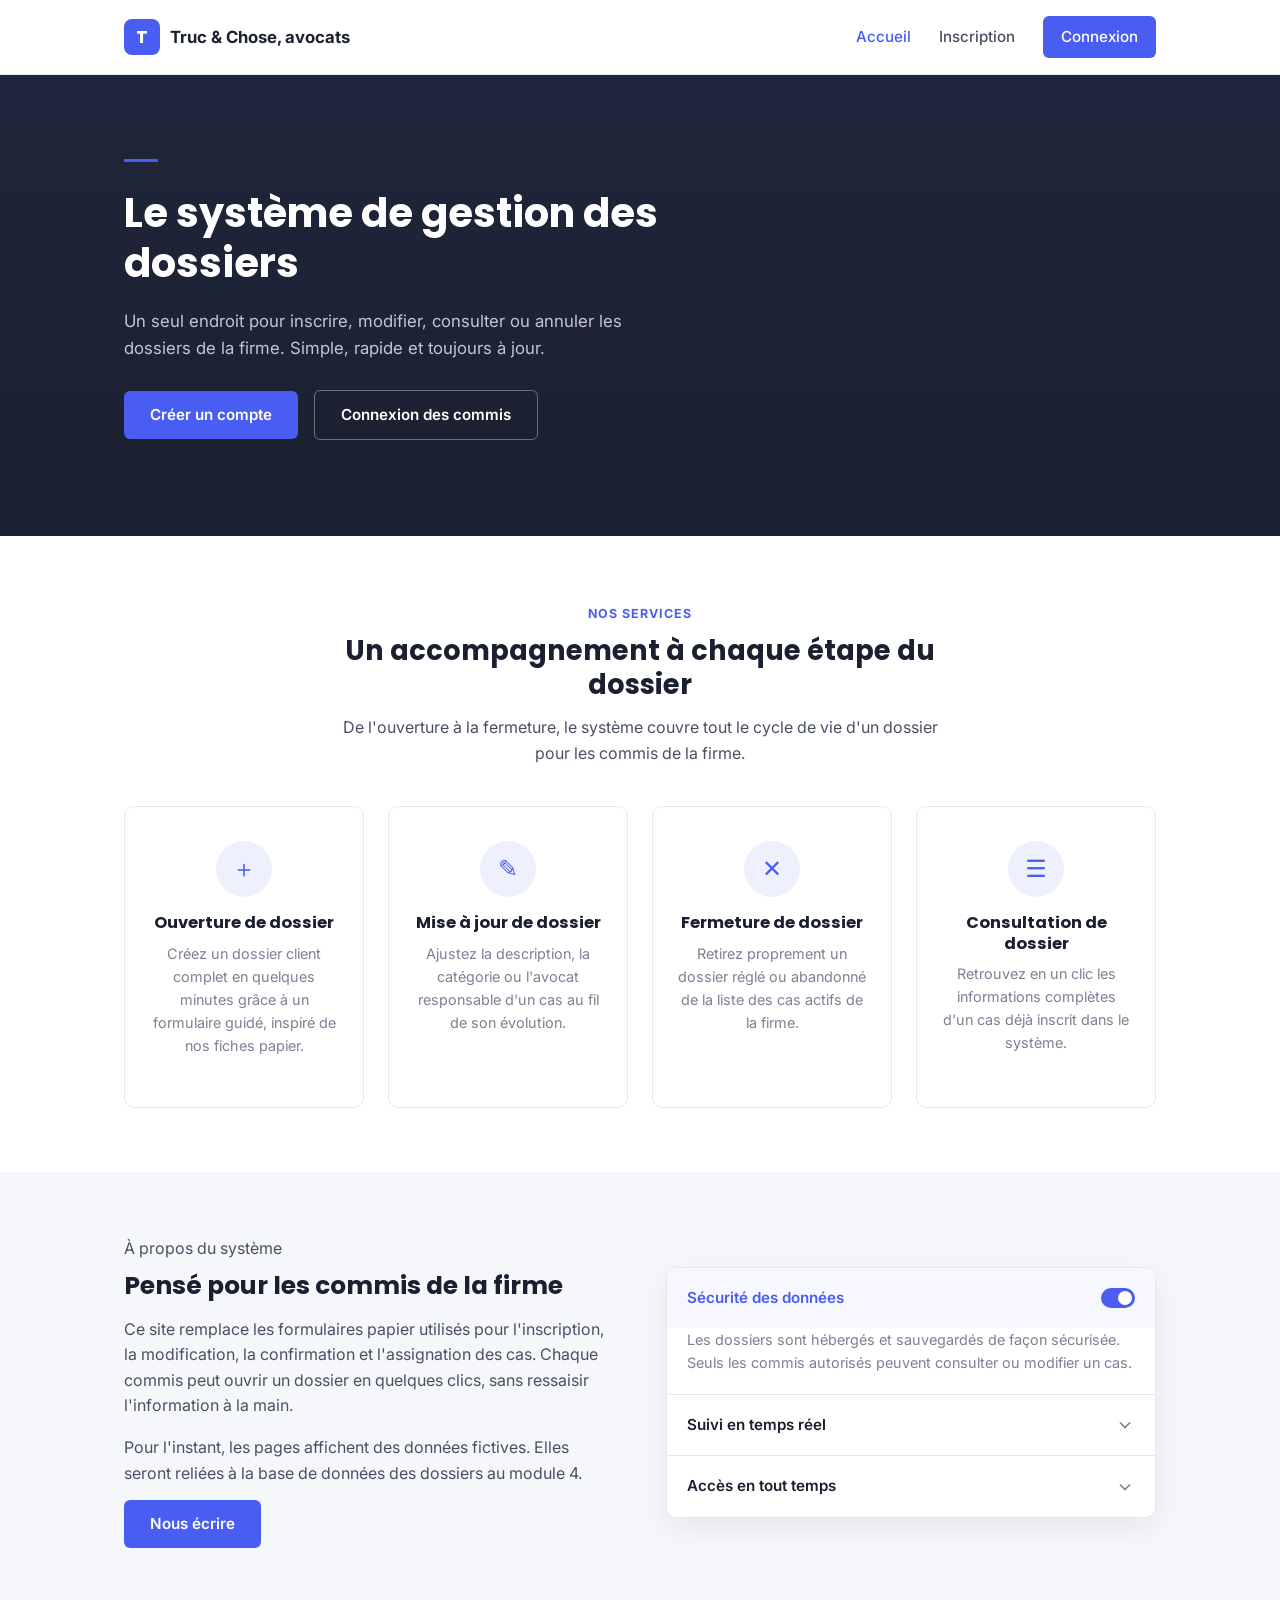
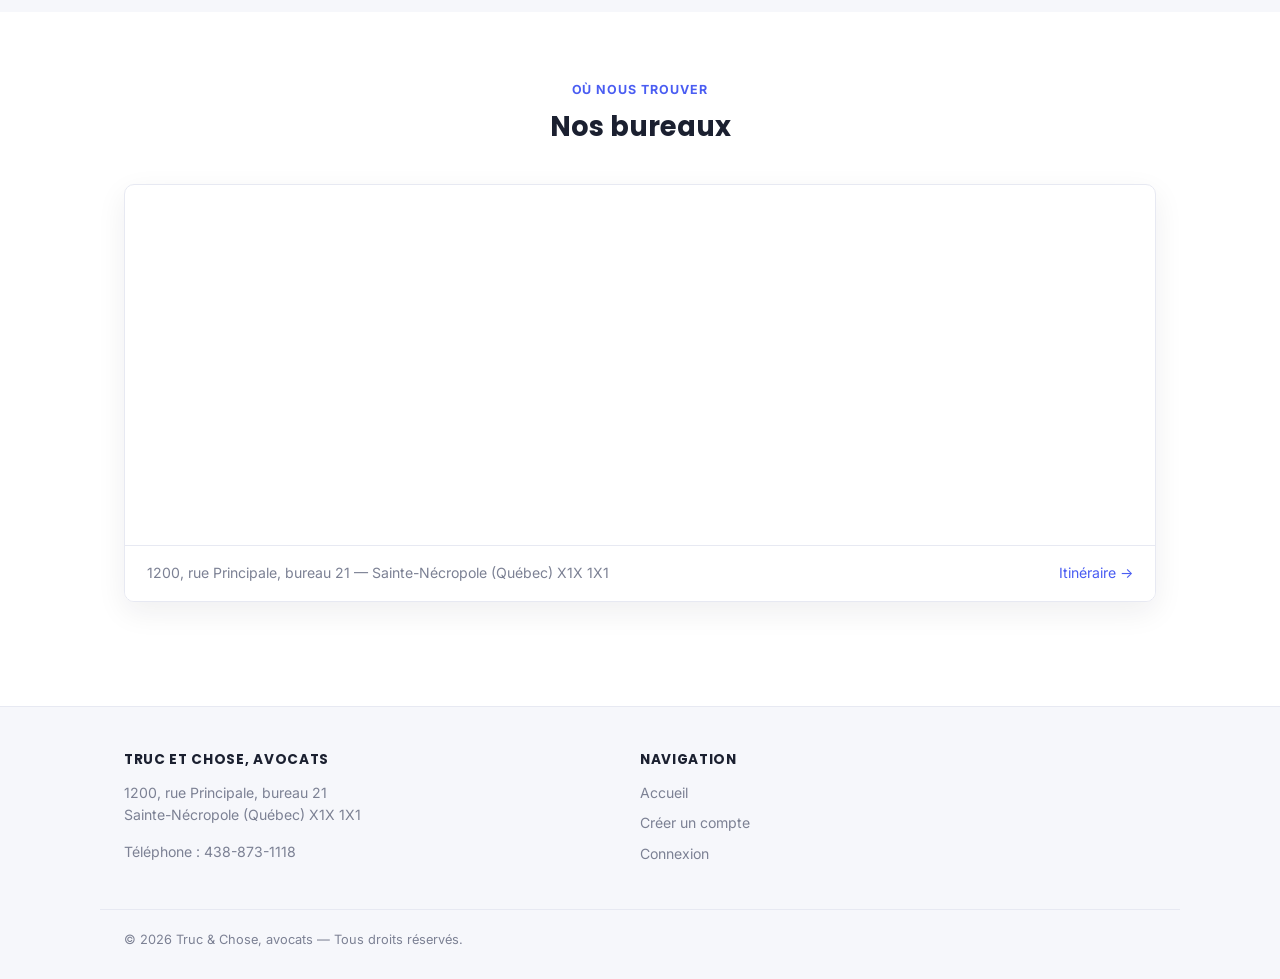
<file: index.html>
<!DOCTYPE html>
<html lang="fr">
<head>
<meta charset="UTF-8">
<meta name="viewport" content="width=device-width, initial-scale=1.0">
<title>Accueil — Truc et Chose, avocats</title>
<link rel="preconnect" href="https://fonts.googleapis.com">
<link href="https://fonts.googleapis.com/css2?family=Inter:wght@400;500;600;700&family=Poppins:wght@600;700&display=swap" rel="stylesheet">
<link rel="stylesheet" href="css/style.css">
</head>
<body>

<header class="site" id="site-header">
  <div class="nav-row">
    <a href="index.html" class="brand"><span class="mark">T</span> Truc &amp; Chose, avocats</a>
    <nav class="primary">
      <a href="index.html" class="current">Accueil</a>
      <a href="inscription-commis.html">Inscription</a>
      <a href="connexion.html" class="btn-nav">Connexion</a>
    </nav>
    <button class="nav-toggle" aria-label="Ouvrir le menu" aria-expanded="false" onclick="var h=document.getElementById('site-header');h.classList.toggle('nav-open');this.setAttribute('aria-expanded', h.classList.contains('nav-open'));">
      <svg viewBox="0 0 24 24" fill="none" aria-hidden="true">
        <line x1="4" y1="7" x2="20" y2="7"></line>
        <line x1="4" y1="12" x2="20" y2="12"></line>
        <line x1="4" y1="17" x2="20" y2="17"></line>
      </svg>
    </button>
  </div>
</header>

<section class="hero">
  <div class="wrap">
    <span class="eyebrow"></span>
    <h1>Le système de gestion des dossiers</h1>
    <p>Un seul endroit pour inscrire, modifier, consulter ou annuler les dossiers de la firme. Simple, rapide et toujours à jour.</p>
    <a href="inscription-commis.html" class="btn">Créer un compte</a>
    <a href="connexion.html" class="btn secondary" style="margin-left:12px;">Connexion des commis</a>
  </div>
</section>

<section>
  <div class="wrap">
    <div class="section-head">
      <span class="eyebrow-text">Nos services</span>
      <h2>Un accompagnement à chaque étape du dossier</h2>
      <p style="margin-top:10px;">De l'ouverture à la fermeture, le système couvre tout le cycle de vie d'un dossier pour les commis de la firme.</p>
    </div>

    <div class="services-grid">

      <div class="service-card">
        <div class="icon">＋</div>
  
        <h3>Ouverture de dossier</h3>
        <p>Créez un dossier client complet en quelques minutes grâce à un formulaire guidé, inspiré de nos fiches papier.</p>
   
      </div>

      <div class="service-card">
        <div class="icon">✎</div>

        <h3>Mise à jour de dossier</h3>
        <p>Ajustez la description, la catégorie ou l'avocat responsable d'un cas au fil de son évolution.</p>

      </div>

      <div class="service-card">
        <div class="icon">✕</div>

        <h3>Fermeture de dossier</h3>
        <p>Retirez proprement un dossier réglé ou abandonné de la liste des cas actifs de la firme.</p>
    
      </div>

      <div class="service-card">
        <div class="icon">☰</div>

        <h3>Consultation de dossier</h3>
        <p>Retrouvez en un clic les informations complètes d'un cas déjà inscrit dans le système.</p>

      </div>

    </div>
  </div>
</section>

<section class="soft">
  <div class="wrap about-grid">
    <div>
      <span class="eyebrow-text">À propos du système</span>
      <h2 style="margin-top:8px;">Pensé pour les commis de la firme</h2>
      <p>Ce site remplace les formulaires papier utilisés pour l'inscription, la modification, la confirmation et l'assignation des cas. Chaque commis peut ouvrir un dossier en quelques clics, sans ressaisir l'information à la main.</p>
      <p>Pour l'instant, les pages affichent des données fictives. Elles seront reliées à la base de données des dossiers au module 4.</p>

      <a href="mailto:info@trucetchose.co" class="btn">Nous écrire</a>
    </div>

    <div class="accordion">
      <details open>
        <summary>
          Sécurité des données
          <span class="toggle-pill" aria-hidden="true"></span>
        </summary>
        <div class="panel">Les dossiers sont hébergés et sauvegardés de façon sécurisée. Seuls les commis autorisés peuvent consulter ou modifier un cas.</div>
      </details>
      <details>
        <summary>
          Suivi en temps réel
          <svg class="chevron" viewBox="0 0 24 24" fill="none" stroke="currentColor" stroke-width="2"><polyline points="6 9 12 15 18 9"></polyline></svg>
        </summary>
        <div class="panel">Chaque étape d'un dossier, de l'ouverture à la fermeture, est consignée pour en assurer le suivi.</div>
      </details>
      <details>
        <summary>
          Accès en tout temps
          <svg class="chevron" viewBox="0 0 24 24" fill="none" stroke="currentColor" stroke-width="2"><polyline points="6 9 12 15 18 9"></polyline></svg>
        </summary>
        <div class="panel">Les commis peuvent consulter et inscrire des cas depuis n'importe quel poste du bureau, à toute heure.</div>
      </details>
    </div>
  </div>
</section>

<section id="localisation">
  <div class="wrap">
    <div class="section-head">
      <span class="eyebrow-text">Où nous trouver</span>
      <h2>Nos bureaux</h2>
    </div>
    <div class="map-shell">
      <iframe src="https://maps.google.com/maps?q=Montr%C3%A9al%2C+Qu%C3%A9bec&z=12&output=embed" loading="lazy" title="Localisation du cabinet Truc et Chose, avocats"></iframe>
      <div class="map-caption">
        <span>1200, rue Principale, bureau 21 — Sainte-Nécropole (Québec) X1X 1X1</span>
        <a href="https://maps.google.com/?q=Montr%C3%A9al,+Qu%C3%A9bec" target="_blank" rel="noopener">Itinéraire →</a>
      </div>
    </div>
  </div>
</section>



<footer class="site">
  <div class="wrap footer-grid">
    <div>
      <h4>Truc et Chose, avocats</h4>
      <p>1200, rue Principale, bureau 21<br>Sainte-Nécropole (Québec) X1X 1X1</p>
      <p>Téléphone :  438-873-1118</p>
    </div>
    <div>
      <h4>Navigation</h4>
      <ul>
        <li><a href="index.html">Accueil</a></li>
        <li><a href="inscription-commis.html">Créer un compte</a></li>
        <li><a href="connexion.html">Connexion</a></li>
      </ul>
    </div>
  </div>
  <div class="footer-bottom wrap">
   © 2026 Truc & Chose, avocats — Tous droits réservés.
  </div>
</footer>

</body>
</html>
</file>
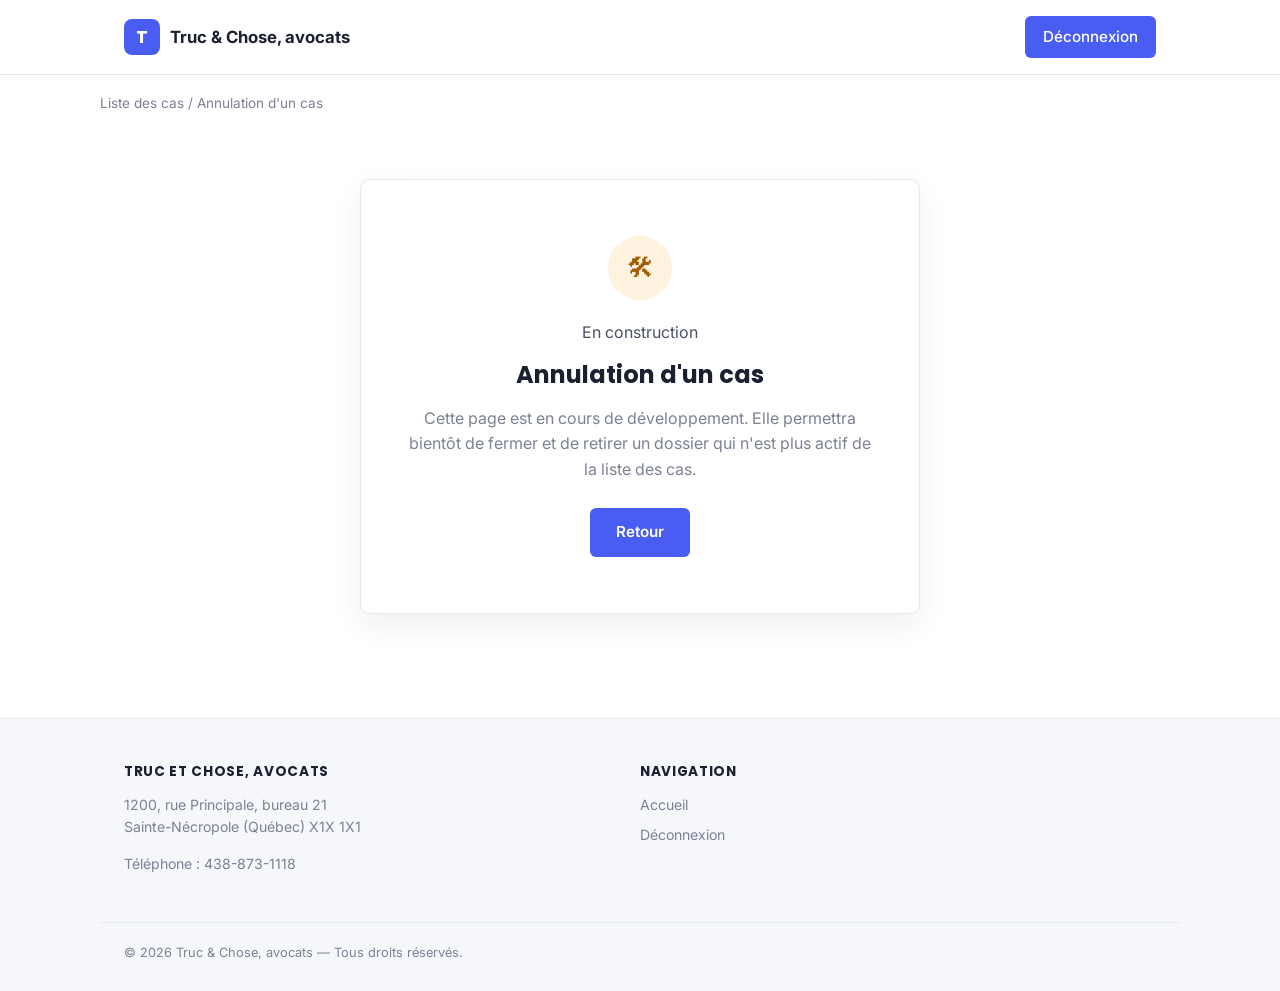
<file: annulation.html>
<!DOCTYPE html>
<html lang="fr">
<head>
<meta charset="UTF-8">
<meta name="viewport" content="width=device-width, initial-scale=1.0">
<title>Annulation d'un cas — Truc et Chose, avocats</title>
<link rel="preconnect" href="https://fonts.googleapis.com">
<link href="https://fonts.googleapis.com/css2?family=Inter:wght@400;500;600;700&family=Poppins:wght@600;700&display=swap" rel="stylesheet">
<link rel="stylesheet" href="css/style.css">
</head>
<body>

<header class="site" id="site-header">
  <div class="nav-row">
    <a href="index.html" class="brand"><span class="mark">T</span> Truc &amp; Chose, avocats</a>
    <nav class="primary">
      <a href="connexion.html" class="btn-nav">Déconnexion</a>
    </nav>
    <button class="nav-toggle" aria-label="Ouvrir le menu" aria-expanded="false" onclick="var h=document.getElementById('site-header');h.classList.toggle('nav-open');this.setAttribute('aria-expanded', h.classList.contains('nav-open'));">
      <svg viewBox="0 0 24 24" fill="none" aria-hidden="true">
        <line x1="4" y1="7" x2="20" y2="7"></line>
        <line x1="4" y1="12" x2="20" y2="12"></line>
        <line x1="4" y1="17" x2="20" y2="17"></line>
      </svg>
    </button>
  </div>
</header>

<div class="wrap breadcrumb"><a href="liste-cas.html">Liste des cas</a> / Annulation d'un cas</div>

<section>
  <div class="wrap">
    <div class="wip-shell">
      <div class="cone">🛠</div>
      <span class="badge wip">En construction</span>
      <h2 style="margin-top:14px;">Annulation d'un cas</h2>
      <p>Cette page est en cours de développement. Elle permettra bientôt de fermer et de retirer un dossier qui n'est plus actif de la liste des cas.</p>
      <a href="liste-cas.html" class="btn" style="margin-top:10px;">Retour </a>
    </div>
  </div>
</section>

<footer class="site">
  <div class="wrap footer-grid">
    <div>
      <h4>Truc et Chose, avocats</h4>
      <p>1200, rue Principale, bureau 21<br>Sainte-Nécropole (Québec) X1X 1X1</p>
      <p>Téléphone : 438-873-1118</p>
    </div>
    <div>
      <h4>Navigation</h4>
      <ul>
        <li><a href="index.html">Accueil</a></li>
        <li><a href="connexion.html">Déconnexion</a></li>
      </ul>
    </div>
  </div>
  <div class="footer-bottom wrap">
   © 2026 Truc & Chose, avocats — Tous droits réservés.
  </div>
</footer>

</body>
</html>
</file>
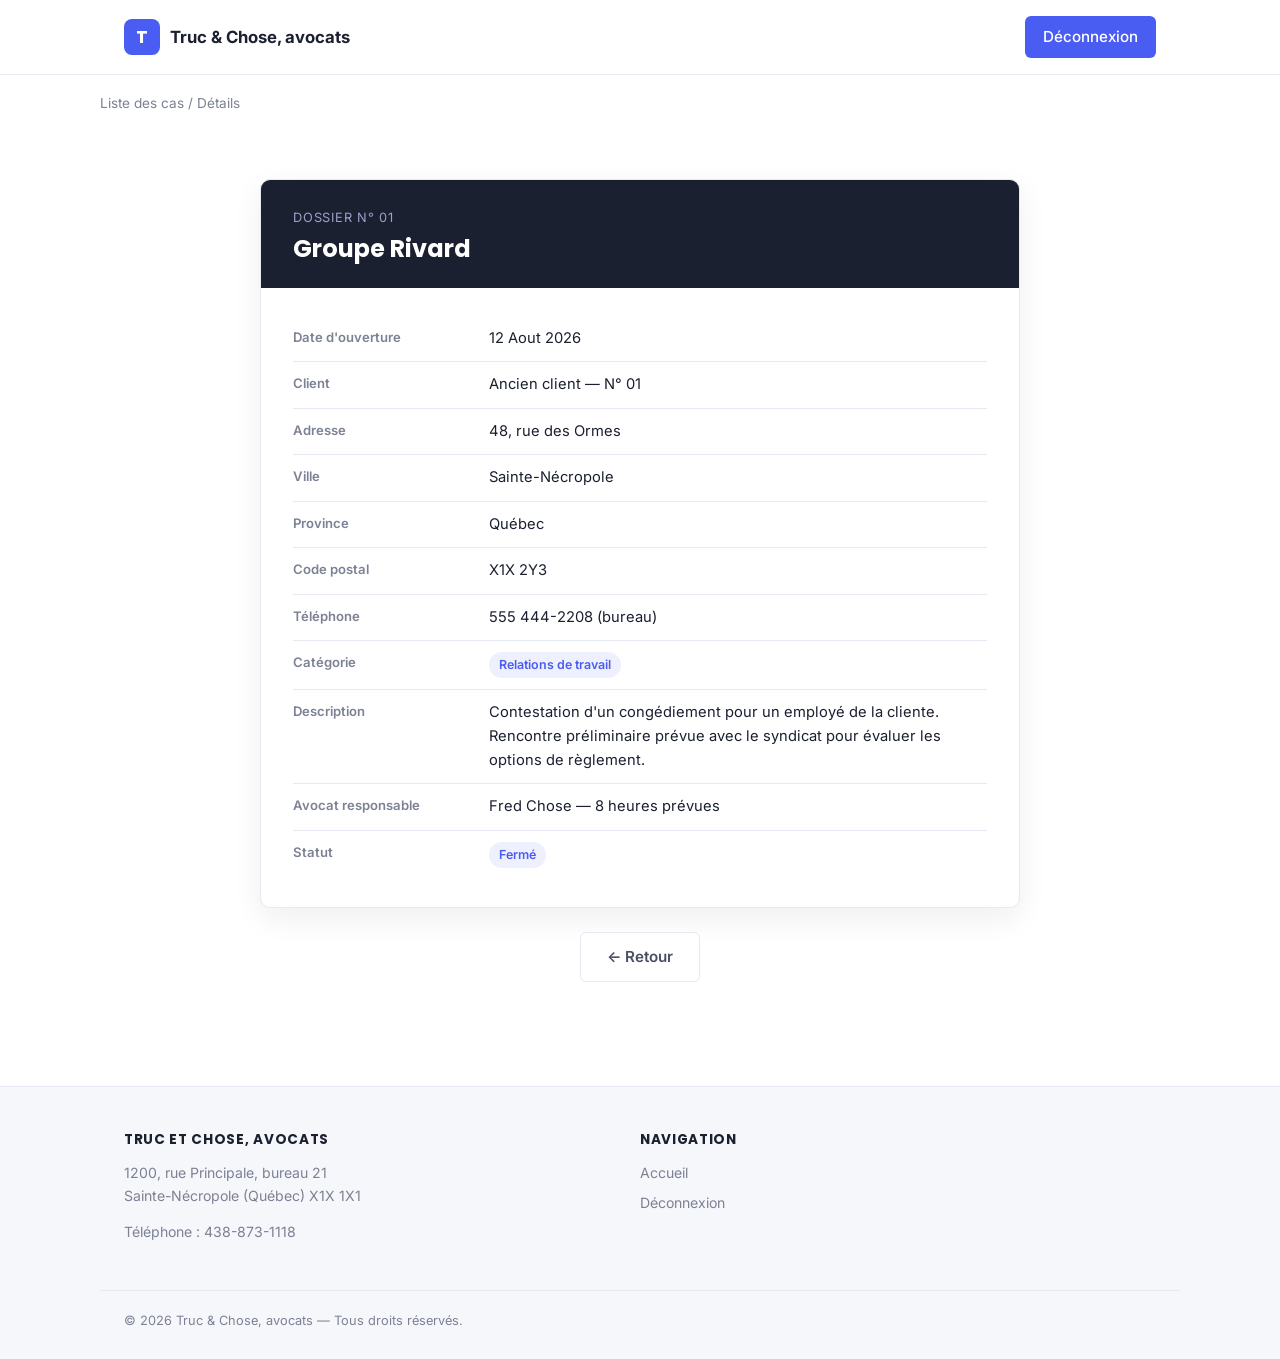
<file: cas-existant.html>
<!DOCTYPE html>
<html lang="fr">

<head>
  <meta charset="UTF-8">
  <meta name="viewport" content="width=device-width, initial-scale=1.0">
  <title>Fiche du cas #2417 — Truc et Chose, avocats</title>
  <link rel="preconnect" href="https://fonts.googleapis.com">
  <link
    href="https://fonts.googleapis.com/css2?family=Inter:wght@400;500;600;700&family=Poppins:wght@600;700&display=swap"
    rel="stylesheet">
  <link rel="stylesheet" href="css/style.css">
</head>

<body>

  <header class="site" id="site-header">
    <div class="nav-row">
      <a href="index.html" class="brand"><span class="mark">T</span> Truc &amp; Chose, avocats</a>
      <nav class="primary">
        <a href="connexion.html" class="btn-nav">Déconnexion</a>
        <button class="nav-toggle" aria-label="Ouvrir le menu" aria-expanded="false"
          onclick="var h=document.getElementById('site-header');h.classList.toggle('nav-open');this.setAttribute('aria-expanded', h.classList.contains('nav-open'));">
          <svg viewBox="0 0 24 24" fill="none" aria-hidden="true">
            <line x1="4" y1="7" x2="20" y2="7"></line>
            <line x1="4" y1="12" x2="20" y2="12"></line>
            <line x1="4" y1="17" x2="20" y2="17"></line>
          </svg>
        </button>
    </div>
  </header>

  <div class="wrap breadcrumb"><a href="liste-cas.html">Liste des cas</a> / Détails</div>

  <section>
    <div class="wrap">
      <div class="dossier">
        <div class="dossier-head">
          <span class="num">Dossier N° 01</span>
          <h2>Groupe Rivard</h2>
        </div>
        <div class="dossier-body">
          <div class="dossier-row"><span class="k">Date d'ouverture</span><span class="v">12 Aout 2026</span></div>
          <div class="dossier-row"><span class="k">Client</span><span class="v">Ancien client — N° 01</span></div>
          <div class="dossier-row"><span class="k">Adresse</span><span class="v">48, rue des Ormes</span></div>
          <div class="dossier-row"><span class="k">Ville</span><span class="v">Sainte-Nécropole</span></div>
          <div class="dossier-row"><span class="k">Province</span><span class="v">Québec</span></div>
          <div class="dossier-row"><span class="k">Code postal</span><span class="v">X1X 2Y3</span></div>
          <div class="dossier-row"><span class="k">Téléphone</span><span class="v">555 444-2208 (bureau)</span></div>
          <div class="dossier-row"><span class="k">Catégorie</span><span class="v"><span class="pill">Relations de
                travail</span></span></div>
          <div class="dossier-row"><span class="k">Description</span><span class="v">Contestation d'un congédiement pour
              un employé de la cliente. Rencontre préliminaire prévue avec le syndicat pour évaluer les options de
              règlement.</span></div>
          <div class="dossier-row"><span class="k">Avocat responsable</span><span class="v">Fred Chose — 8 heures
              prévues</span></div>
          <div class="dossier-row"><span class="k">Statut</span><span class="v"><span class="pill">Fermé</span></span>
          </div>
        </div>
      </div>

      <div style="text-align:center;margin-top:24px;">
        <a href="liste-cas.html" class="btn outline">← Retour</a>
      </div>
    </div>
  </section>

  <footer class="site">
    <div class="wrap footer-grid">
      <div>
        <h4>Truc et Chose, avocats</h4>
        <p>1200, rue Principale, bureau 21<br>Sainte-Nécropole (Québec) X1X 1X1</p>
        <p>Téléphone : 438-873-1118</p>
      </div>
      <div>
        <h4>Navigation</h4>
        <ul>
          <li><a href="index.html">Accueil</a></li>
          <li><a href="connexion.html">Déconnexion</a></li>
        </ul>
      </div>
    </div>
    <div class="footer-bottom wrap">
      © 2026 Truc & Chose, avocats — Tous droits réservés.
    </div>
  </footer>

</body>

</html>
</file>
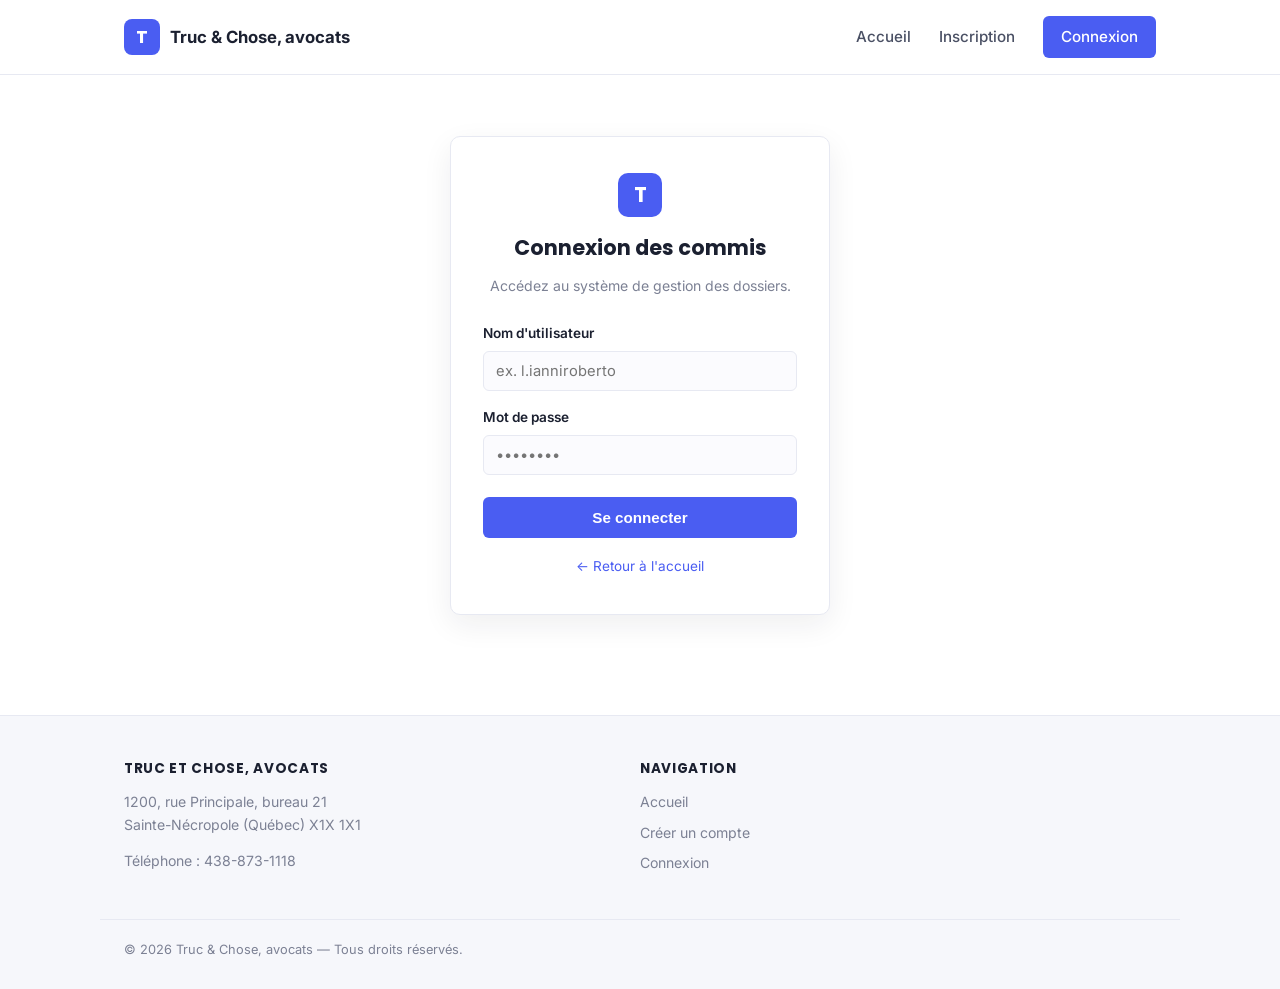
<file: connexion.html>
<!DOCTYPE html>
<html lang="fr">

<head>
  <meta charset="UTF-8">
  <meta name="viewport" content="width=device-width, initial-scale=1.0">
  <title>Connexion — Truc et Chose, avocats</title>
  <link rel="preconnect" href="https://fonts.googleapis.com">
  <link
    href="https://fonts.googleapis.com/css2?family=Inter:wght@400;500;600;700&family=Poppins:wght@600;700&display=swap"
    rel="stylesheet">
  <link rel="stylesheet" href="css/style.css">
</head>

<body>

  <header class="site" id="site-header">
    <div class="nav-row">
      <a href="index.html" class="brand"><span class="mark">T</span> Truc &amp; Chose, avocats</a>
      <nav class="primary">
        <a href="index.html">Accueil</a>
        <a href="inscription-commis.html">Inscription</a>
        <a href="connexion.html" class="btn-nav">Connexion</a>
      </nav>
      <button class="nav-toggle" aria-label="Ouvrir le menu" aria-expanded="false"
        onclick="var h=document.getElementById('site-header');h.classList.toggle('nav-open');this.setAttribute('aria-expanded', h.classList.contains('nav-open'));">
        <svg viewBox="0 0 24 24" fill="none" aria-hidden="true">
          <line x1="4" y1="7" x2="20" y2="7"></line>
          <line x1="4" y1="12" x2="20" y2="12"></line>
          <line x1="4" y1="17" x2="20" y2="17"></line>
        </svg>
      </button>
    </div>
  </header>

  <div class="login-wrap">
    <div class="login-card">
      <div class="mark"
        style="width:44px;height:44px;border-radius:10px;background:var(--primary);color:#fff;display:flex;align-items:center;justify-content:center;font-family:'Poppins',sans-serif;font-weight:700;font-size:1.3rem;">
        T</div>
      <h2>Connexion des commis</h2>
      <p class="sub">Accédez au système de gestion des dossiers.</p>

      <form>
        <div class="field" style="margin-bottom:16px;">
          <label for="usager">Nom d'utilisateur</label>
          <input type="text" id="usager" name="usager" placeholder="ex. l.ianniroberto">
        </div>
        <div class="field" style="margin-bottom:22px;">
          <label for="mdp">Mot de passe</label>
          <input type="password" id="mdp" name="mdp" placeholder="••••••••">
        </div>
        <button type="button" class="btn" onclick="window.location.href='liste-cas.html';">
          Se connecter
        </button>
      </form>

      <div class="login-foot">
        <a href="index.html">← Retour à l'accueil</a>
      </div>
    </div>
  </div>

  <footer class="site">
    <div class="wrap footer-grid">
      <div>
        <h4>Truc et Chose, avocats</h4>
        <p>1200, rue Principale, bureau 21<br>Sainte-Nécropole (Québec) X1X 1X1</p>
        <p>Téléphone : 438-873-1118</p>
      </div>
      <div>
        <h4>Navigation</h4>
        <ul>
          <li><a href="index.html">Accueil</a></li>
          <li><a href="inscription-commis.html">Créer un compte</a></li>
          <li><a href="connexion.html">Connexion</a></li>
        </ul>
      </div>
    </div>
    <div class="footer-bottom wrap">
     © 2026 Truc & Chose, avocats — Tous droits réservés.
    </div>
  </footer>

</body>

</html>
</file>
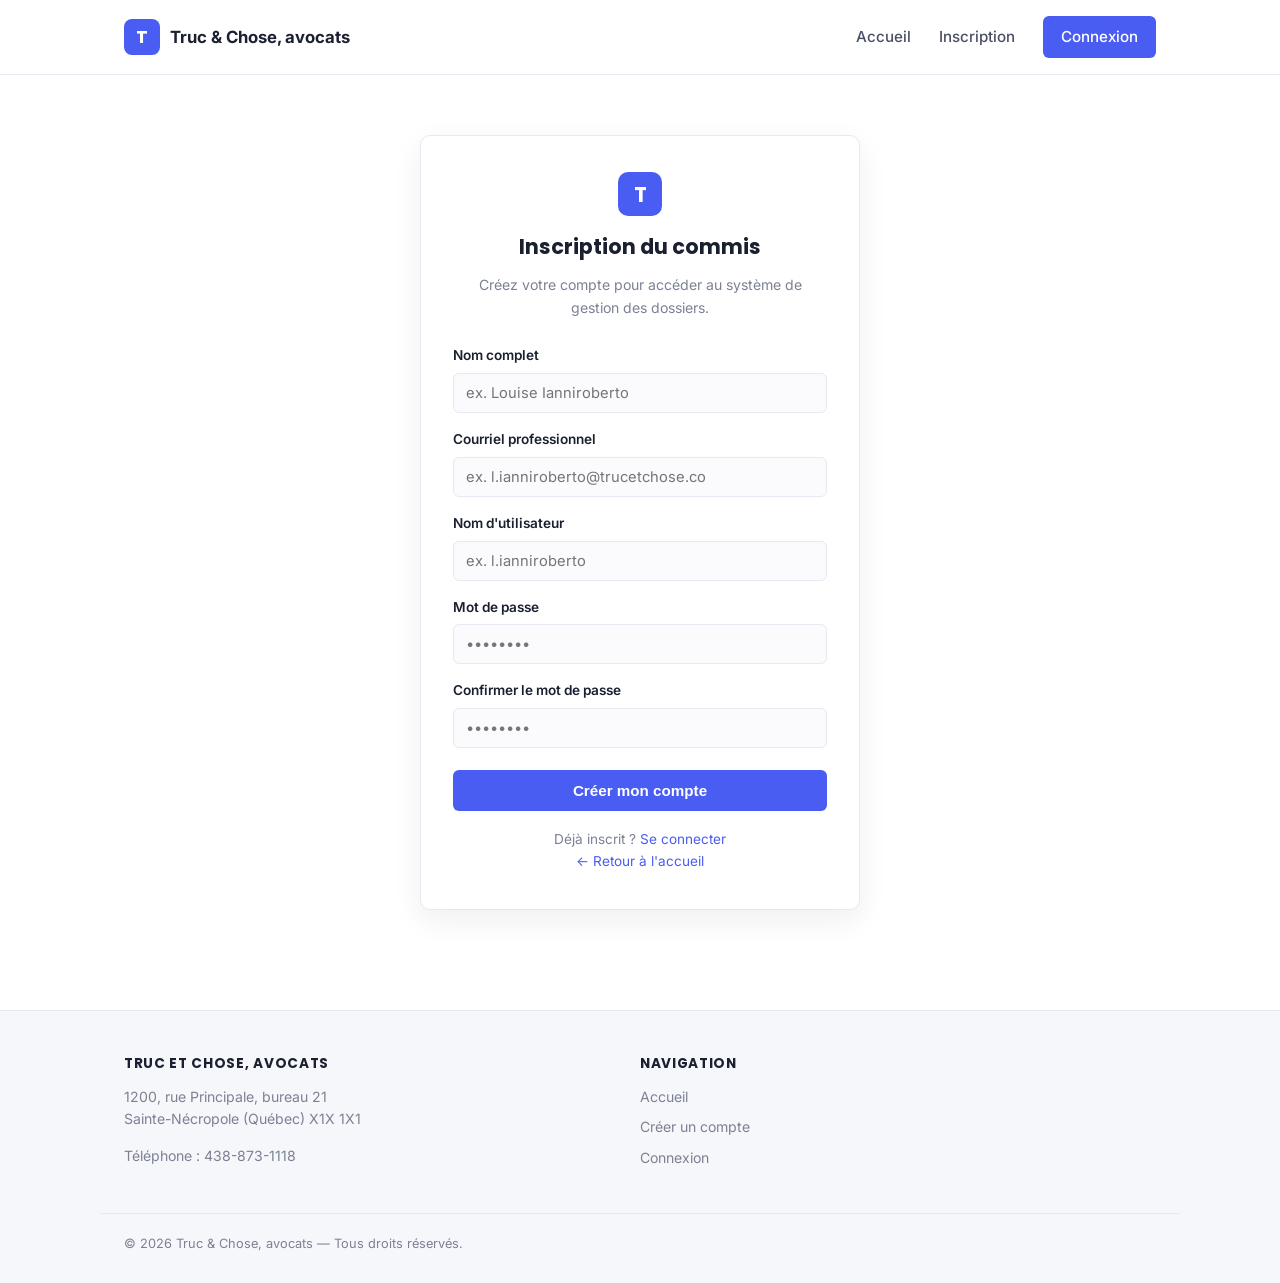
<file: inscription-commis.html>
<!DOCTYPE html>
<html lang="fr">
<head>
<meta charset="UTF-8">
<meta name="viewport" content="width=device-width, initial-scale=1.0">
<title>Inscription du commis — Truc et Chose, avocats</title>
<link rel="preconnect" href="https://fonts.googleapis.com">
<link href="https://fonts.googleapis.com/css2?family=Inter:wght@400;500;600;700&family=Poppins:wght@600;700&display=swap" rel="stylesheet">
<link rel="stylesheet" href="css/style.css">
</head>
<body>

<header class="site" id="site-header">
  <div class="nav-row">
    <a href="index.html" class="brand"><span class="mark">T</span> Truc &amp; Chose, avocats</a>
    <nav class="primary">
      <a href="index.html">Accueil</a>
      <a href="inscription-commis.html">Inscription</a>
      <a href="connexion.html" class="btn-nav">Connexion</a>
    </nav>
    <button class="nav-toggle" aria-label="Ouvrir le menu" aria-expanded="false" onclick="var h=document.getElementById('site-header');h.classList.toggle('nav-open');this.setAttribute('aria-expanded', h.classList.contains('nav-open'));">
      <svg viewBox="0 0 24 24" fill="none" aria-hidden="true">
        <line x1="4" y1="7" x2="20" y2="7"></line>
        <line x1="4" y1="12" x2="20" y2="12"></line>
        <line x1="4" y1="17" x2="20" y2="17"></line>
      </svg>
    </button>
  </div>
</header>

<div class="login-wrap">
  <div class="login-card" style="max-width:440px;">
    <div class="mark" style="width:44px;height:44px;border-radius:10px;background:var(--primary);color:#fff;display:flex;align-items:center;justify-content:center;font-family:'Poppins',sans-serif;font-weight:700;font-size:1.3rem;">T</div>
    <h2>Inscription du commis</h2>
    <p class="sub">Créez votre compte pour accéder au système de gestion des dossiers.</p>

    <form>
      <div class="field" style="margin-bottom:16px;">
        <label for="nomComplet">Nom complet</label>
        <input type="text" id="nomComplet" name="nomComplet" placeholder="ex. Louise Ianniroberto">
      </div>
      <div class="field" style="margin-bottom:16px;">
        <label for="courriel">Courriel professionnel</label>
        <input type="text" id="courriel" name="courriel" placeholder="ex. l.ianniroberto@trucetchose.co">
      </div>
      <div class="field" style="margin-bottom:16px;">
        <label for="usagerCommis">Nom d'utilisateur</label>
        <input type="text" id="usagerCommis" name="usagerCommis" placeholder="ex. l.ianniroberto">
      </div>
      <div class="field" style="margin-bottom:16px;">
        <label for="mdpCommis">Mot de passe</label>
        <input type="password" id="mdpCommis" name="mdpCommis" placeholder="••••••••">
      </div>
      <div class="field" style="margin-bottom:22px;">
        <label for="mdpConfirm">Confirmer le mot de passe</label>
        <input type="password" id="mdpConfirm" name="mdpConfirm" placeholder="••••••••">
      </div>
      <button type="button" class="btn" onclick="alert('Page statique — la création de compte sera fonctionnelle au module 4.');">Créer mon compte</button>
    </form>

    <div class="login-foot">
      Déjà inscrit ? <a href="connexion.html">Se connecter</a><br>
      <a href="index.html">← Retour à l'accueil</a>
    </div>
  </div>
</div>

<footer class="site">
  <div class="wrap footer-grid">
    <div>
      <h4>Truc et Chose, avocats</h4>
      <p>1200, rue Principale, bureau 21<br>Sainte-Nécropole (Québec) X1X 1X1</p>
      <p>Téléphone :  438-873-1118</p>
    </div>
    <div>
      <h4>Navigation</h4>
      <ul>
        <li><a href="index.html">Accueil</a></li>
        <li><a href="inscription-commis.html">Créer un compte</a></li>
        <li><a href="connexion.html">Connexion</a></li>
      </ul>
    </div>
  </div>
  <div class="footer-bottom wrap">
   © 2026 Truc & Chose, avocats — Tous droits réservés.
  </div>
</footer>

</body>
</html>
</file>
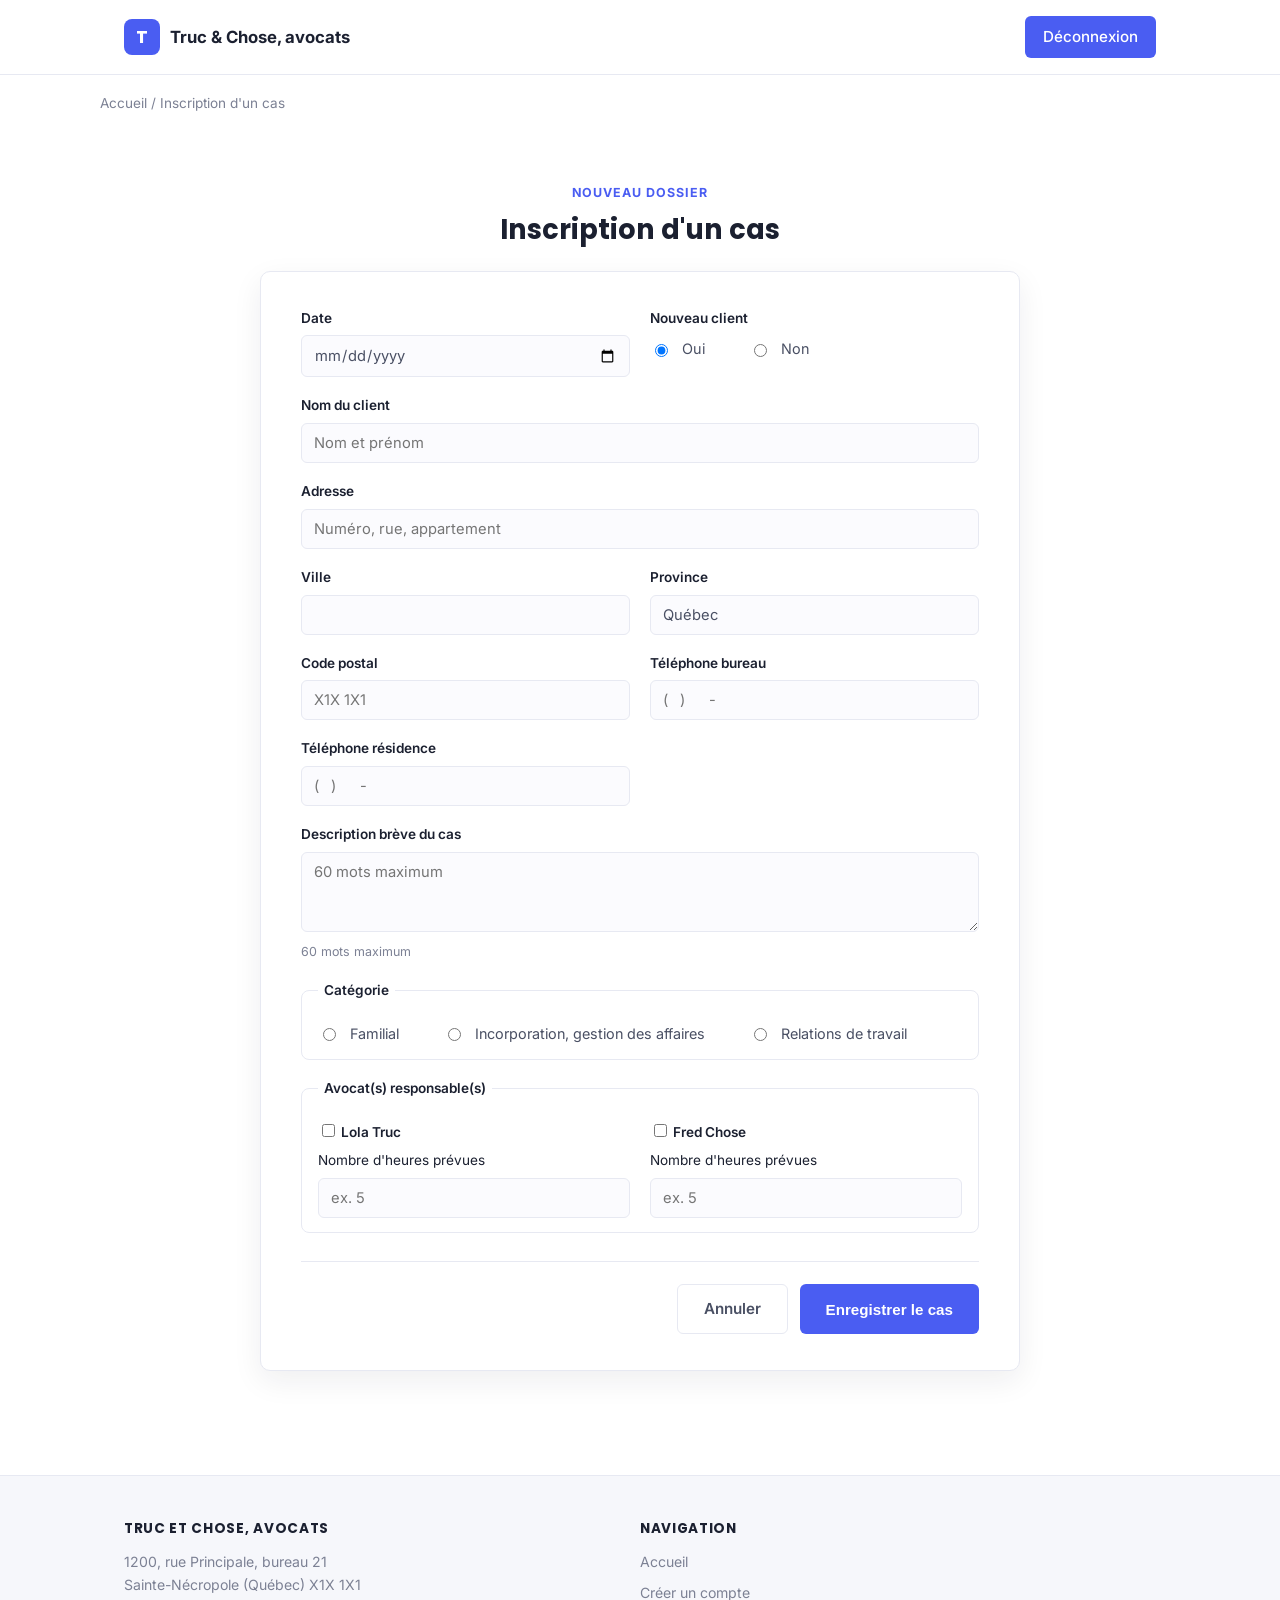
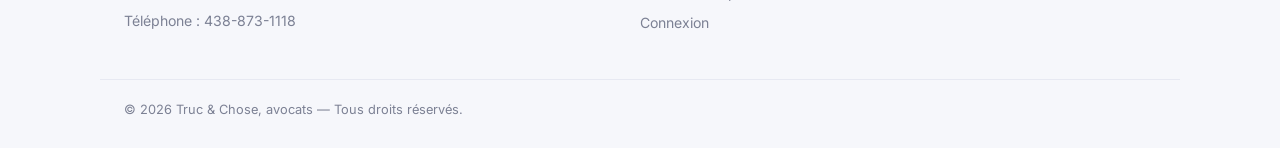
<file: inscription.html>
<!DOCTYPE html>
<html lang="fr">
<head>
<meta charset="UTF-8">
<meta name="viewport" content="width=device-width, initial-scale=1.0">
<title>Inscription d'un cas — Truc et Chose, avocats</title>
<link rel="preconnect" href="https://fonts.googleapis.com">
<link href="https://fonts.googleapis.com/css2?family=Inter:wght@400;500;600;700&family=Poppins:wght@600;700&display=swap" rel="stylesheet">
<link rel="stylesheet" href="css/style.css">
</head>
<body>

<header class="site" id="site-header">
  <div class="nav-row">
    <a href="index.html" class="brand"><span class="mark">T</span> Truc &amp; Chose, avocats</a>
    <nav class="primary">
    <a href="connexion.html" class="btn-nav">Déconnexion</a>
    </nav>
    <button class="nav-toggle" aria-label="Ouvrir le menu" aria-expanded="false" onclick="var h=document.getElementById('site-header');h.classList.toggle('nav-open');this.setAttribute('aria-expanded', h.classList.contains('nav-open'));">
      <svg viewBox="0 0 24 24" fill="none" aria-hidden="true">
        <line x1="4" y1="7" x2="20" y2="7"></line>
        <line x1="4" y1="12" x2="20" y2="12"></line>
        <line x1="4" y1="17" x2="20" y2="17"></line>
      </svg>
    </button>
  </div>
</header>

<div class="wrap breadcrumb"><a href="index.html">Accueil</a> / Inscription d'un cas</div>

<section>
  <div class="wrap">
    <div class="section-head" style="margin-bottom:24px;">
      <span class="eyebrow-text">Nouveau dossier</span>
      <h2>Inscription d'un cas</h2>
    </div>

    <form class="form-shell">


      <div class="form-grid">
        <div class="field">
          <label for="date">Date</label>
          <input type="date" id="date" name="date">
        </div>

        <div class="field">
          <label>Nouveau client</label>
          <div class="choice-row" style="margin-top:2px;">
            <label><input type="radio" name="nouveauClient" checked> Oui</label>
            <label><input type="radio" name="nouveauClient"> Non</label>
          </div>
        </div>

        <div class="field full">
          <label for="nom">Nom du client</label>
          <input type="text" id="nom" name="nom" placeholder="Nom et prénom">
        </div>

        <div class="field full">
          <label for="adresse">Adresse</label>
          <input type="text" id="adresse" name="adresse" placeholder="Numéro, rue, appartement">
        </div>

        <div class="field">
          <label for="ville">Ville</label>
          <input type="text" id="ville" name="ville">
        </div>

        <div class="field">
          <label for="province">Province</label>
          <input type="text" id="province" name="province" value="Québec">
        </div>

        <div class="field">
          <label for="cp">Code postal</label>
          <input type="text" id="cp" name="cp" placeholder="X1X 1X1">
        </div>

        <div class="field">
          <label for="telBureau">Téléphone bureau</label>
          <input type="tel" id="telBureau" name="telBureau" placeholder="(   )      -">
        </div>

        <div class="field">
          <label for="telResidence">Téléphone résidence</label>
          <input type="tel" id="telResidence" name="telResidence" placeholder="(   )      -">
        </div>

        <div class="field full">
          <label for="description">Description brève du cas</label>
          <textarea id="description" name="description" placeholder="60 mots maximum"></textarea>
          <span class="hint">60 mots maximum</span>
        </div>

        <div class="field full">
          <fieldset>
            <legend>Catégorie</legend>
            <div class="choice-row">
              <label><input type="radio" name="categorie"> Familial</label>
              <label><input type="radio" name="categorie"> Incorporation, gestion des affaires</label>
              <label><input type="radio" name="categorie"> Relations de travail</label>
            </div>
          </fieldset>
        </div>

        <div class="field full">
          <fieldset>
            <legend>Avocat(s) responsable(s)</legend>
            <div class="form-grid" style="margin-top:8px;">
              <div class="field">
                <label><input type="checkbox" name="avocat" value="Lola Truc"> Lola Truc</label>
                <label for="heuresTruc" style="font-weight:400;">Nombre d'heures prévues</label>
                <input type="text" id="heuresTruc" name="heuresTruc" placeholder="ex. 5">
              </div>
              <div class="field">
                <label><input type="checkbox" name="avocat" value="Fred Chose"> Fred Chose</label>
                <label for="heuresChose" style="font-weight:400;">Nombre d'heures prévues</label>
                <input type="text" id="heuresChose" name="heuresChose" placeholder="ex. 5">
              </div>
            </div>
          </fieldset>
        </div>
      </div>

      <div class="form-actions">
        <a href="liste-cas.html" class="btn outline">Annuler</a>
        <button type="button" class="btn" onclick="alert('Page statique — l\'enregistrement sera fonctionnel au module 4.');">Enregistrer le cas</button>
      </div>
    </form>
  </div>
</section>

<footer class="site">
  <div class="wrap footer-grid">
    <div>
      <h4>Truc et Chose, avocats</h4>
      <p>1200, rue Principale, bureau 21<br>Sainte-Nécropole (Québec) X1X 1X1</p>
      <p>Téléphone :  438-873-1118</p>
    </div>
    <div>
      <h4>Navigation</h4>
      <ul>
        <li><a href="index.html">Accueil</a></li>
        <li><a href="inscription-commis.html">Créer un compte</a></li>
        <li><a href="connexion.html">Connexion</a></li>
      </ul>
    </div>
 
  </div>
  <div class="footer-bottom wrap">
   © 2026 Truc & Chose, avocats — Tous droits réservés.
  </div>
</footer>

</body>
</html>
</file>
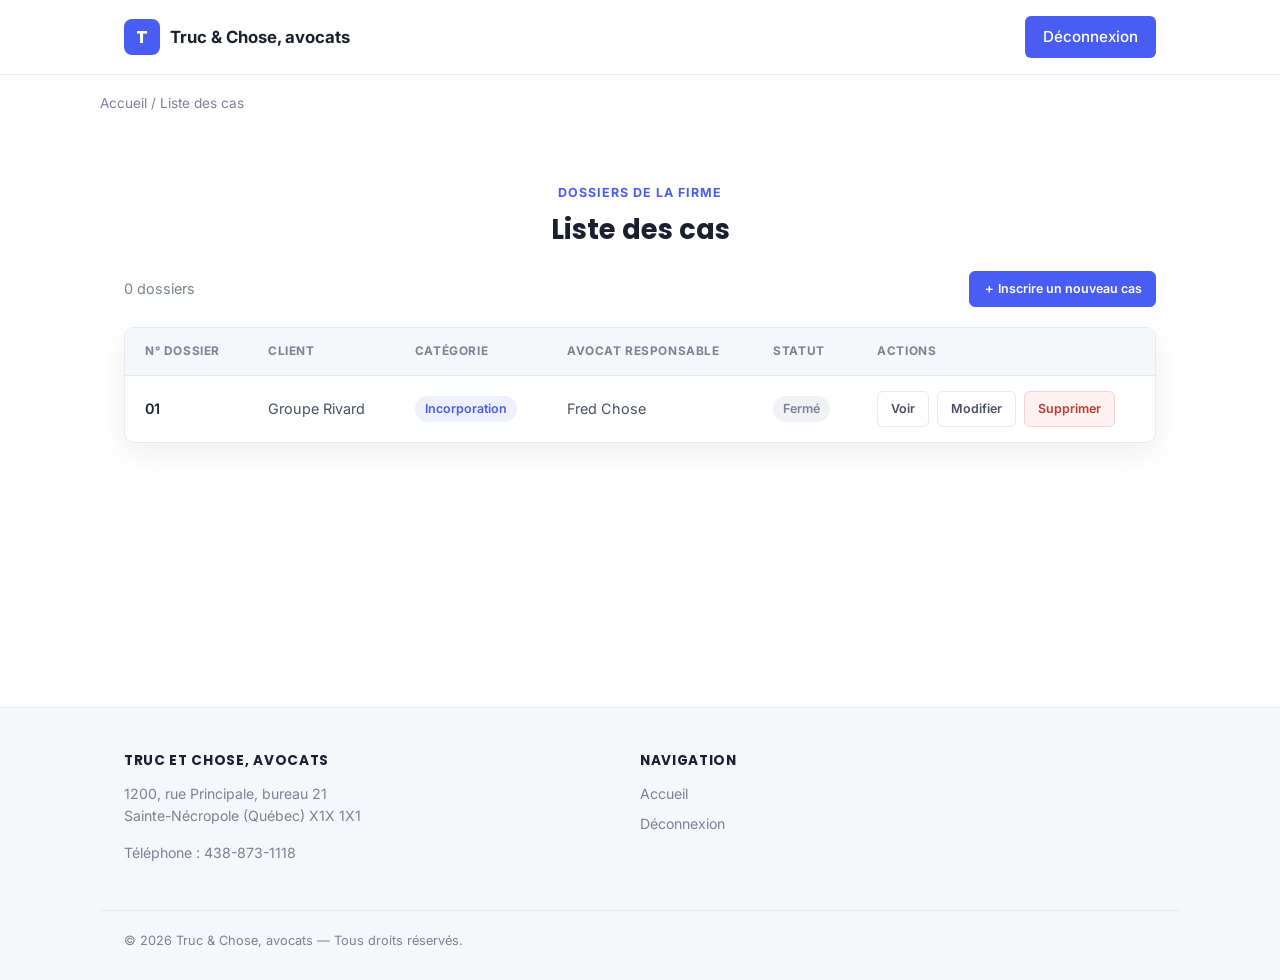
<file: liste-cas.html>
<!DOCTYPE html>
<html lang="fr">
<head>
<meta charset="UTF-8">
<meta name="viewport" content="width=device-width, initial-scale=1.0">
<title>Liste des cas — Truc et Chose, avocats</title>
<link rel="preconnect" href="https://fonts.googleapis.com">
<link href="https://fonts.googleapis.com/css2?family=Inter:wght@400;500;600;700&family=Poppins:wght@600;700&display=swap" rel="stylesheet">
<link rel="stylesheet" href="css/style.css">
</head>
<body>

<header class="site" id="site-header">
  <div class="nav-row">
    <a href="index.html" class="brand"><span class="mark">T</span> Truc &amp; Chose, avocats</a>
    <nav class="primary">
      <a href="connexion.html" class="btn-nav">Déconnexion</a>
    </nav>
    <button class="nav-toggle" aria-label="Ouvrir le menu" aria-expanded="false" onclick="var h=document.getElementById('site-header');h.classList.toggle('nav-open');this.setAttribute('aria-expanded', h.classList.contains('nav-open'));">
      <svg viewBox="0 0 24 24" fill="none" aria-hidden="true">
        <line x1="4" y1="7" x2="20" y2="7"></line>
        <line x1="4" y1="12" x2="20" y2="12"></line>
        <line x1="4" y1="17" x2="20" y2="17"></line>
      </svg>
    </button>
  </div>
</header>

<div class="wrap breadcrumb"><a href="index.html">Accueil</a> / Liste des cas</div>

<section>
  <div class="wrap">
    <div class="section-head" style="margin-bottom:24px;">
      <span class="eyebrow-text">Dossiers de la firme</span>
      <h2>Liste des cas</h2>
    </div>

    <div class="list-toolbar">
      <span class="count">0 dossiers</span>
      <a href="inscription.html" class="btn-sm primary">＋ Inscrire un nouveau cas</a>
    </div>

    <div class="list-shell">
      <table class="cases">
        <thead>
          <tr>
            <th>N° dossier</th>
            <th>Client</th>
            <th>Catégorie</th>
            <th>Avocat responsable</th>
            <th>Statut</th>
            <th>Actions</th>
          </tr>
        </thead>
        <tbody>
     

         <tr>
            <td class="num" data-label="N° dossier">01</td>
            <td data-label="Client">Groupe Rivard </td>
            <td data-label="Catégorie"><span class="pill">Incorporation</span></td>
            <td data-label="Avocat responsable">Fred Chose</td>
            <td data-label="Statut"><span class="pill status-ferme">Fermé</span></td>
            <td data-label="Actions">
              <div class="actions-cell">
                <a href="cas-existant.html" class="btn-sm">Voir</a>
                <a href="modification.html" class="btn-sm">Modifier</a>
                <a href="annulation.html" class="btn-sm danger">Supprimer</a>
              </div>
            </td>
          </tr>
        
        </tbody>
      </table>
    </div>
  </div>
</section>
  <div style="margin-top: 200px;">

  </div>

<footer class="site">
  <div class="wrap footer-grid">
    <div>
      <h4>Truc et Chose, avocats</h4>
      <p>1200, rue Principale, bureau 21<br>Sainte-Nécropole (Québec) X1X 1X1</p>
      <p>Téléphone :  438-873-1118</p>
    </div>
    <div>
      <h4>Navigation</h4>
      <ul>
        <li><a href="index.html">Accueil</a></li>
        <li><a href="connexion.html">Déconnexion</a></li>
      </ul>
    </div>

  </div>

  <div class="footer-bottom wrap">
   © 2026 Truc & Chose, avocats — Tous droits réservés.
  </div>
</footer>

</body>
</html>
</file>
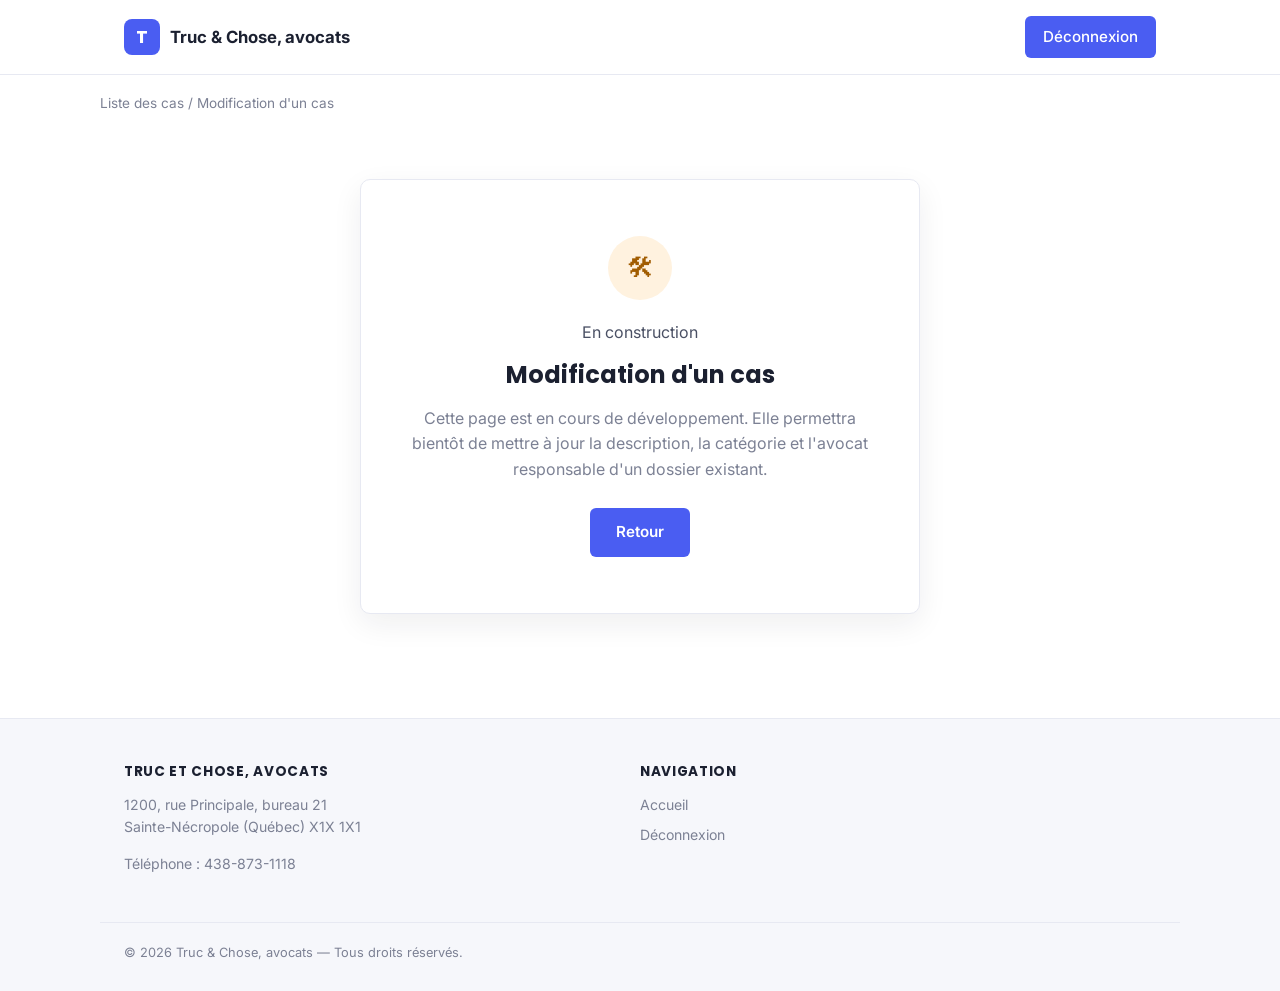
<file: modification.html>
<!DOCTYPE html>
<html lang="fr">
<head>
<meta charset="UTF-8">
<meta name="viewport" content="width=device-width, initial-scale=1.0">
<title>Modification d'un cas — Truc et Chose, avocats</title>
<link rel="preconnect" href="https://fonts.googleapis.com">
<link href="https://fonts.googleapis.com/css2?family=Inter:wght@400;500;600;700&family=Poppins:wght@600;700&display=swap" rel="stylesheet">
<link rel="stylesheet" href="css/style.css">
</head>
<body>

<header class="site" id="site-header">
  <div class="nav-row">
    <a href="index.html" class="brand"><span class="mark">T</span> Truc &amp; Chose, avocats</a>
    <nav class="primary">
    <a href="connexion.html" class="btn-nav">Déconnexion</a>
    </nav>
    <button class="nav-toggle" aria-label="Ouvrir le menu" aria-expanded="false" onclick="var h=document.getElementById('site-header');h.classList.toggle('nav-open');this.setAttribute('aria-expanded', h.classList.contains('nav-open'));">
      <svg viewBox="0 0 24 24" fill="none" aria-hidden="true">
        <line x1="4" y1="7" x2="20" y2="7"></line>
        <line x1="4" y1="12" x2="20" y2="12"></line>
        <line x1="4" y1="17" x2="20" y2="17"></line>
      </svg>
    </button>
  </div>
</header>

<div class="wrap breadcrumb"><a href="liste-cas.html">Liste des cas</a> / Modification d'un cas</div>

<section>
  <div class="wrap">
    <div class="wip-shell">
      <div class="cone">🛠</div>
      <span class="badge wip">En construction</span>
      <h2 style="margin-top:14px;">Modification d'un cas</h2>
      <p>Cette page est en cours de développement. Elle permettra bientôt de mettre à jour la description, la catégorie et l'avocat responsable d'un dossier existant.</p>
      <a href="liste-cas.html" class="btn" style="margin-top:10px;">Retour</a>
    </div>
  </div>
</section>

<footer class="site">
  <div class="wrap footer-grid">
    <div>
      <h4>Truc et Chose, avocats</h4>
      <p>1200, rue Principale, bureau 21<br>Sainte-Nécropole (Québec) X1X 1X1</p>
      <p>Téléphone :  438-873-1118</p>
    </div>
    <div>
      <h4>Navigation</h4>
      <ul>
        <li><a href="index.html">Accueil</a></li>
        <li><a href="connexion.html">Déconnexion</a></li>
      </ul>
    </div>
  </div>
  <div class="footer-bottom wrap">
   © 2026 Truc & Chose, avocats — Tous droits réservés.
  </div>
</footer>

</body>
</html>
</file>
<file: css/style.css>
/* ============================================
   Truc et Chose, avocats — feuille de style
   Inspirée du gabarit "Venue" (fromat_site.pdf)
   ============================================ */

:root{
  --primary:#4a5df2;
  --primary-dark:#3745c9;
  --ink:#1b2030;
  --ink-soft:#4a5064;
  --muted:#7c8194;
  --bg:#ffffff;
  --bg-soft:#f6f7fb;
  --border:#e7e9f2;
  --radius:10px;
  --shadow:0 10px 30px rgba(27,32,48,.07);
  --maxw:1080px;
  font-size:16px;
}

*{box-sizing:border-box;}
html{scroll-behavior:smooth;}
body{
  margin:0;
  font-family:'Inter',system-ui,-apple-system,Segoe UI,Roboto,Arial,sans-serif;
  color:var(--ink-soft);
  background:var(--bg);
  line-height:1.6;
}
h1,h2,h3,h4{
  font-family:'Poppins','Inter',system-ui,sans-serif;
  color:var(--ink);
  margin:0 0 .5em;
  line-height:1.25;
}
a{color:var(--primary);text-decoration:none;}
a:hover{text-decoration:underline;}
img{max-width:100%;display:block;}
.wrap{max-width:var(--maxw);margin:0 auto;padding:0 24px;}

/* ---------- Header ---------- */
header.site{
  border-bottom:1px solid var(--border);
  position:sticky;top:0;background:rgba(255,255,255,.96);
  backdrop-filter:blur(6px);
  z-index:50;
}
.nav-row{
  max-width:var(--maxw);margin:0 auto;padding:16px 24px;
  display:flex;align-items:center;justify-content:space-between;
}
.brand{display:flex;align-items:center;gap:10px;font-weight:700;color:var(--ink);font-size:1.05rem;}
.brand .mark{
  width:36px;height:36px;border-radius:8px;background:var(--primary);
  color:#fff;display:flex;align-items:center;justify-content:center;
  font-family:'Poppins',sans-serif;font-weight:700;font-size:1.1rem;
}
nav.primary{display:flex;gap:28px;align-items:center;}
nav.primary a{
  color:var(--ink-soft);font-weight:500;font-size:.95rem;
}
nav.primary a.current{color:var(--primary);}
nav.primary a.btn-nav{
  background:var(--primary);color:#fff;padding:9px 18px;border-radius:6px;
}
nav.primary a.btn-nav:hover{background:var(--primary-dark);text-decoration:none;}

/* ---------- Mobile nav toggle ---------- */
.nav-toggle{
  display:none;width:40px;height:40px;flex-shrink:0;
  align-items:center;justify-content:center;
  background:#fff;border:1px solid var(--border);border-radius:8px;
  cursor:pointer;padding:0;
}
.nav-toggle svg{width:20px;height:20px;}
.nav-toggle svg line{stroke:var(--ink);stroke-width:2;stroke-linecap:round;}
.nav-toggle:hover{border-color:var(--primary);}

@media(max-width:760px){
  .nav-toggle{display:flex;}
  nav.primary{
    display:none;
    position:absolute;top:100%;left:0;right:0;
    background:#fff;border-bottom:1px solid var(--border);box-shadow:var(--shadow);
    flex-direction:column;align-items:stretch;gap:0;padding:8px 24px 18px;
  }
  nav.primary a{padding:12px 4px;border-bottom:1px solid var(--border);}
  nav.primary a:last-child{border-bottom:none;}
  nav.primary a.btn-nav{margin-top:10px;text-align:center;}
  header.site.nav-open nav.primary{display:flex;}
  .nav-row{position:relative;}
}

/* ---------- Hero ---------- */
.hero{
  background:linear-gradient(180deg,#20263b 0%,#1b2030 100%);
  color:#fff;padding:84px 0 96px;position:relative;
}
.hero .eyebrow{
  display:inline-block;width:34px;height:3px;background:var(--primary);margin-bottom:18px;
}
.hero h1{color:#fff;font-size:2.5rem;max-width:640px;}
.hero p{color:#c3c6d6;max-width:520px;font-size:1.05rem;margin-bottom:28px;}
.btn{
  display:inline-block;background:var(--primary);color:#fff;
  padding:12px 26px;border-radius:6px;font-weight:600;font-size:.95rem;
  border:none;cursor:pointer;
}
.btn:hover{background:var(--primary-dark);text-decoration:none;}
.btn.secondary{background:transparent;border:1px solid rgba(255,255,255,.35);color:#fff;}
.btn.secondary:hover{background:rgba(255,255,255,.08);}
.btn.outline{background:#fff;border:1px solid var(--border);color:var(--ink-soft);}
.btn.outline:hover{border-color:var(--primary);color:var(--primary);}

/* ---------- Sections ---------- */
section{padding:64px 0;}
section.soft{background:var(--bg-soft);}
.section-head{text-align:center;max-width:600px;margin:0 auto 40px;}
.section-head .eyebrow-text{
  color:var(--primary);text-transform:uppercase;letter-spacing:.08em;
  font-size:.78rem;font-weight:700;
}
.section-head h2{font-size:1.7rem;margin-top:8px;}

/* ---------- Action cards (accueil) ---------- */
/* Kept for the "Accès rapide" list card elsewhere on the page */
.card{
  background:#fff;border:1px solid var(--border);border-radius:var(--radius);
  padding:28px 22px;text-align:left;
}

/* ---------- À propos + accordéon (façon Venue) ---------- */
.about-grid{display:grid;grid-template-columns:1fr 1fr;gap:52px;align-items:center;}
@media(max-width:800px){.about-grid{grid-template-columns:1fr;}}
.about-grid h2{font-size:1.55rem;}
.about-grid p{margin-bottom:14px;}

.accordion{border:1px solid var(--border);border-radius:var(--radius);overflow:hidden;background:#fff;box-shadow:var(--shadow);}
.accordion details{border-bottom:1px solid var(--border);}
.accordion details:last-child{border-bottom:none;}
.accordion summary{
  list-style:none;cursor:pointer;padding:18px 20px;
  display:flex;align-items:center;justify-content:space-between;gap:14px;
  font-weight:600;color:var(--ink);font-size:.95rem;
}
.accordion summary::-webkit-details-marker{display:none;}
.accordion summary .chevron{
  width:20px;height:20px;flex-shrink:0;color:var(--muted);
  transition:transform .2s ease;
}
.accordion details[open] summary .chevron{transform:rotate(180deg);color:var(--primary);}
.accordion details[open] summary{color:var(--primary);background:#f7f8ff;}
.accordion .panel{padding:0 20px 20px;color:var(--muted);font-size:.9rem;}
.accordion .toggle-pill{
  width:34px;height:20px;border-radius:20px;background:var(--primary);
  position:relative;flex-shrink:0;
}
.accordion .toggle-pill::after{
  content:"";position:absolute;top:3px;right:3px;width:14px;height:14px;
  border-radius:50%;background:#fff;
}

/* ---------- Carte / localisation ---------- */
.map-shell{
  border:1px solid var(--border);border-radius:var(--radius);overflow:hidden;
  box-shadow:var(--shadow);
}
.map-shell iframe{display:block;width:100%;height:360px;border:0;}
.map-caption{
  display:flex;justify-content:space-between;align-items:center;flex-wrap:wrap;gap:10px;
  padding:16px 22px;background:#fff;border-top:1px solid var(--border);font-size:.88rem;color:var(--muted);
}

/* ---------- Nous joindre ---------- */
.contact-cta{text-align:center;max-width:520px;margin:0 auto;}
.contact-cta p{margin-bottom:26px;}
.services-grid{
  display:grid;grid-template-columns:repeat(4,1fr);gap:24px;
}
@media(max-width:900px){.services-grid{grid-template-columns:repeat(2,1fr);}}
@media(max-width:560px){.services-grid{grid-template-columns:1fr;}}
.service-card{
  background:#fff;border:1px solid var(--border);border-radius:var(--radius);
  padding:34px 24px;text-align:center;
  transition:transform .15s ease, box-shadow .15s ease, border-color .15s ease;
  display:flex;flex-direction:column;align-items:center;
}
.service-card:hover{transform:translateY(-3px);box-shadow:var(--shadow);border-color:transparent;}
.service-card .icon{
  width:56px;height:56px;border-radius:50%;background:#eef0fe;color:var(--primary);
  display:flex;align-items:center;justify-content:center;font-size:1.5rem;
  margin-bottom:16px;
}
.service-card .status{
  display:block;font-size:.7rem;font-weight:700;text-transform:uppercase;
  letter-spacing:.05em;margin-bottom:10px;color:var(--muted);
}
.service-card .status.wip{color:#a15c00;}
.service-card .status.ready{color:#1c7c3c;}
.service-card h3{font-size:1.02rem;margin:0 0 8px;}
.service-card p{color:var(--muted);font-size:.9rem;margin:0 0 16px;}
.service-card a.go{font-size:.85rem;font-weight:600;}

/* ---------- Breadcrumb ---------- */
.breadcrumb{font-size:.85rem;color:var(--muted);padding:18px 0 0;}
.breadcrumb a{color:var(--muted);}
.breadcrumb a:hover{color:var(--primary);}

/* ---------- Forms ---------- */
.form-shell{
  background:#fff;border:1px solid var(--border);border-radius:var(--radius);
  box-shadow:var(--shadow);padding:36px 40px;max-width:760px;margin:0 auto;
}
.form-shell .letterhead{
  text-align:center;border-bottom:1px solid var(--border);padding-bottom:20px;margin-bottom:28px;
}
.form-shell .letterhead h2{margin-bottom:4px;}
.form-shell .letterhead p{margin:2px 0;color:var(--muted);font-size:.88rem;}
.form-grid{display:grid;grid-template-columns:1fr 1fr;gap:18px 20px;}
.form-grid.single{grid-template-columns:1fr;}
.field{display:flex;flex-direction:column;gap:6px;}
.field.full{grid-column:1/-1;}
.field label{font-size:.85rem;font-weight:600;color:var(--ink);}
.field input[type=text],
.field input[type=tel],
.field input[type=date],
.field input[type=password],
.field textarea,
.field select{
  border:1px solid var(--border);border-radius:6px;padding:10px 12px;
  font-family:inherit;font-size:.92rem;color:var(--ink-soft);background:#fbfbfe;
}
.field textarea{resize:vertical;min-height:80px;}
.field input:focus,.field textarea:focus,.field select:focus{
  outline:none;border-color:var(--primary);background:#fff;
}
fieldset{border:1px solid var(--border);border-radius:8px;padding:14px 16px;margin:0;}
fieldset legend{font-size:.85rem;font-weight:600;color:var(--ink);padding:0 6px;}
.choice-row{display:flex;gap:22px;flex-wrap:wrap;margin-top:6px;}
.choice-row label{
  display:flex;align-items:center;gap:8px;font-size:.9rem;color:var(--ink-soft);font-weight:400;
  margin-right:22px;
}
.choice-row label:last-child{margin-right:0;}
.choice-row input{margin-right:6px;}
.hint{font-size:.78rem;color:var(--muted);margin-top:4px;}
.form-actions{display:flex;gap:12px;justify-content:flex-end;margin-top:28px;border-top:1px solid var(--border);padding-top:22px;}

.note-box{
  background:#eef0fe;border:1px solid #d7dcfb;border-radius:8px;
  padding:14px 18px;font-size:.85rem;color:#3745c9;margin-bottom:24px;
}

/* ---------- Display / consultation page ---------- */
.dossier{
  background:#fff;border:1px solid var(--border);border-radius:var(--radius);
  box-shadow:var(--shadow);max-width:760px;margin:0 auto;overflow:hidden;
}
.dossier-head{background:var(--ink);color:#fff;padding:24px 32px;}
.dossier-head .num{color:#9aa0c9;font-size:.8rem;text-transform:uppercase;letter-spacing:.06em;}
.dossier-head h2{color:#fff;margin:4px 0 0;}
.dossier-body{padding:28px 32px;}
.dossier-row{display:grid;grid-template-columns:180px 1fr;gap:8px 16px;padding:11px 0;border-bottom:1px solid var(--border);}
.dossier-row:last-child{border-bottom:none;}
.dossier-row .k{font-size:.82rem;color:var(--muted);font-weight:600;}
.dossier-row .v{font-size:.92rem;color:var(--ink);}
.pill{display:inline-block;background:#eef0fe;color:var(--primary);font-size:.78rem;font-weight:600;padding:3px 10px;border-radius:20px;}
.pill.status-actif{background:#e4f7e9;color:#1c7c3c;}
.pill.status-ferme{background:#f1f2f6;color:var(--muted);}

/* ---------- Liste des cas ---------- */
.list-shell{
  background:#fff;border:1px solid var(--border);border-radius:var(--radius);
  box-shadow:var(--shadow);overflow:hidden;
}
table.cases{width:100%;border-collapse:collapse;font-size:.9rem;}
table.cases th{
  text-align:left;background:var(--bg-soft);color:var(--muted);font-size:.74rem;
  text-transform:uppercase;letter-spacing:.05em;font-weight:700;
  padding:14px 20px;border-bottom:1px solid var(--border);
}
table.cases td{padding:15px 20px;border-bottom:1px solid var(--border);color:var(--ink-soft);vertical-align:middle;}
table.cases tr:last-child td{border-bottom:none;}
table.cases tr:hover td{background:#fafaff;}
table.cases td.num{font-weight:600;color:var(--ink);}
table.cases td.go a{font-weight:600;font-size:.85rem;white-space:nowrap;}
.list-toolbar{
  display:flex;justify-content:space-between;align-items:center;flex-wrap:wrap;gap:14px;
  margin-bottom:20px;
}
.list-toolbar .count{color:var(--muted);font-size:.9rem;}
.actions-cell{display:flex;gap:8px;flex-wrap:wrap;}
.btn-sm{
  display:inline-block;font-size:.78rem;font-weight:600;padding:7px 13px;border-radius:6px;
  border:1px solid var(--border);background:#fff;color:var(--ink-soft);white-space:nowrap;cursor:pointer;
}
.btn-sm:hover{border-color:var(--primary);color:var(--primary);text-decoration:none;background:#f7f8ff;}
.btn-sm.primary{background:var(--primary);border-color:var(--primary);color:#fff;}
.btn-sm.primary:hover{background:var(--primary-dark);border-color:var(--primary-dark);color:#fff;}
.btn-sm.danger{color:#c0392b;border-color:#f3d3d0;background:#fdf2f1;}
.btn-sm.danger:hover{background:#fbe4e2;border-color:#e5a9a3;color:#c0392b;}
@media(max-width:700px){
  table.cases thead{display:none;}
  table.cases, table.cases tbody, table.cases tr, table.cases td{display:block;width:100%;}
  table.cases tr{border-bottom:1px solid var(--border);padding:14px 18px;}
  table.cases td{border-bottom:none;padding:4px 0;}
  table.cases td::before{
    content:attr(data-label);display:block;font-size:.7rem;font-weight:700;
    text-transform:uppercase;letter-spacing:.04em;color:var(--muted);margin-bottom:2px;
  }
  table.cases td.actions-cell::before{margin-bottom:6px;}
}

/* ---------- Under construction ---------- */
.wip-shell{
  max-width:560px;margin:0 auto;text-align:center;background:#fff;
  border:1px solid var(--border);border-radius:var(--radius);box-shadow:var(--shadow);
  padding:56px 40px;
}
.wip-shell .cone{
  width:64px;height:64px;border-radius:50%;background:#fff2df;color:#a15c00;
  display:flex;align-items:center;justify-content:center;margin:0 auto 20px;font-size:1.7rem;
}
.wip-shell p{color:var(--muted);}

/* ---------- Login ---------- */
.login-wrap{min-height:calc(100vh - 300px);display:flex;align-items:center;justify-content:center;padding:60px 20px;}
.login-card{
  width:100%;max-width:380px;background:#fff;border:1px solid var(--border);
  border-radius:var(--radius);box-shadow:var(--shadow);padding:36px 32px;
}
.login-card .mark{margin:0 auto 18px;}
.login-card h2{text-align:center;font-size:1.3rem;}
.login-card p.sub{text-align:center;color:var(--muted);font-size:.88rem;margin-bottom:26px;}
.login-card .btn{width:100%;text-align:center;}
.login-foot{text-align:center;margin-top:18px;font-size:.85rem;color:var(--muted);}

/* ---------- Footer ---------- */
footer.site{background:var(--bg-soft);border-top:1px solid var(--border);padding:44px 0 28px;margin-top:40px;}
.footer-grid{display:grid;grid-template-columns:2fr 1fr 1fr;gap:32px;}
@media(max-width:700px){.footer-grid{grid-template-columns:1fr;}}
.footer-grid h4{font-size:.85rem;text-transform:uppercase;letter-spacing:.05em;color:var(--ink);margin-bottom:14px;}
.footer-grid p,.footer-grid li{color:var(--muted);font-size:.88rem;}
.footer-grid ul{list-style:none;padding:0;margin:0;display:flex;flex-direction:column;gap:8px;}
.footer-grid ul a{color:var(--muted);}
.footer-grid ul a:hover{color:var(--primary);}
.footer-bottom{
  max-width:var(--maxw);margin:32px auto 0;padding:20px 24px 0;border-top:1px solid var(--border);
  font-size:.8rem;color:var(--muted);
}
</file>
